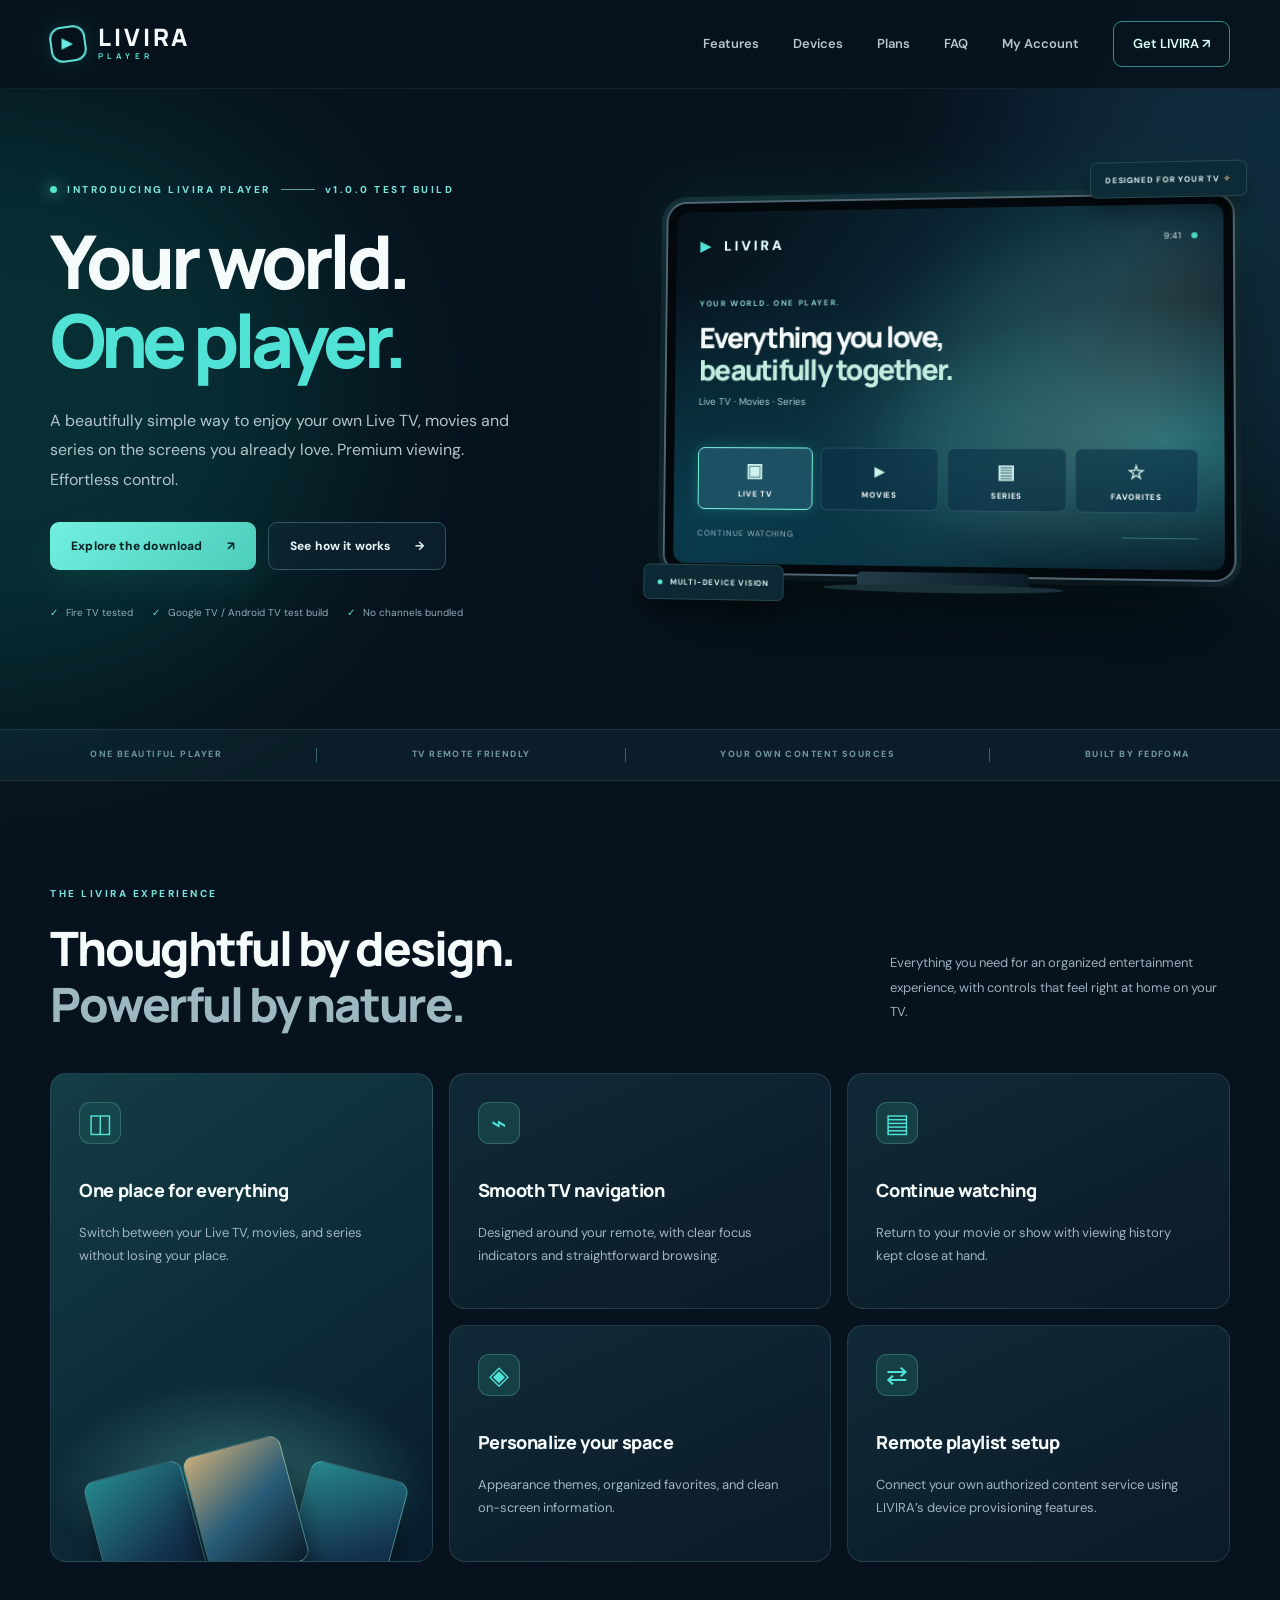
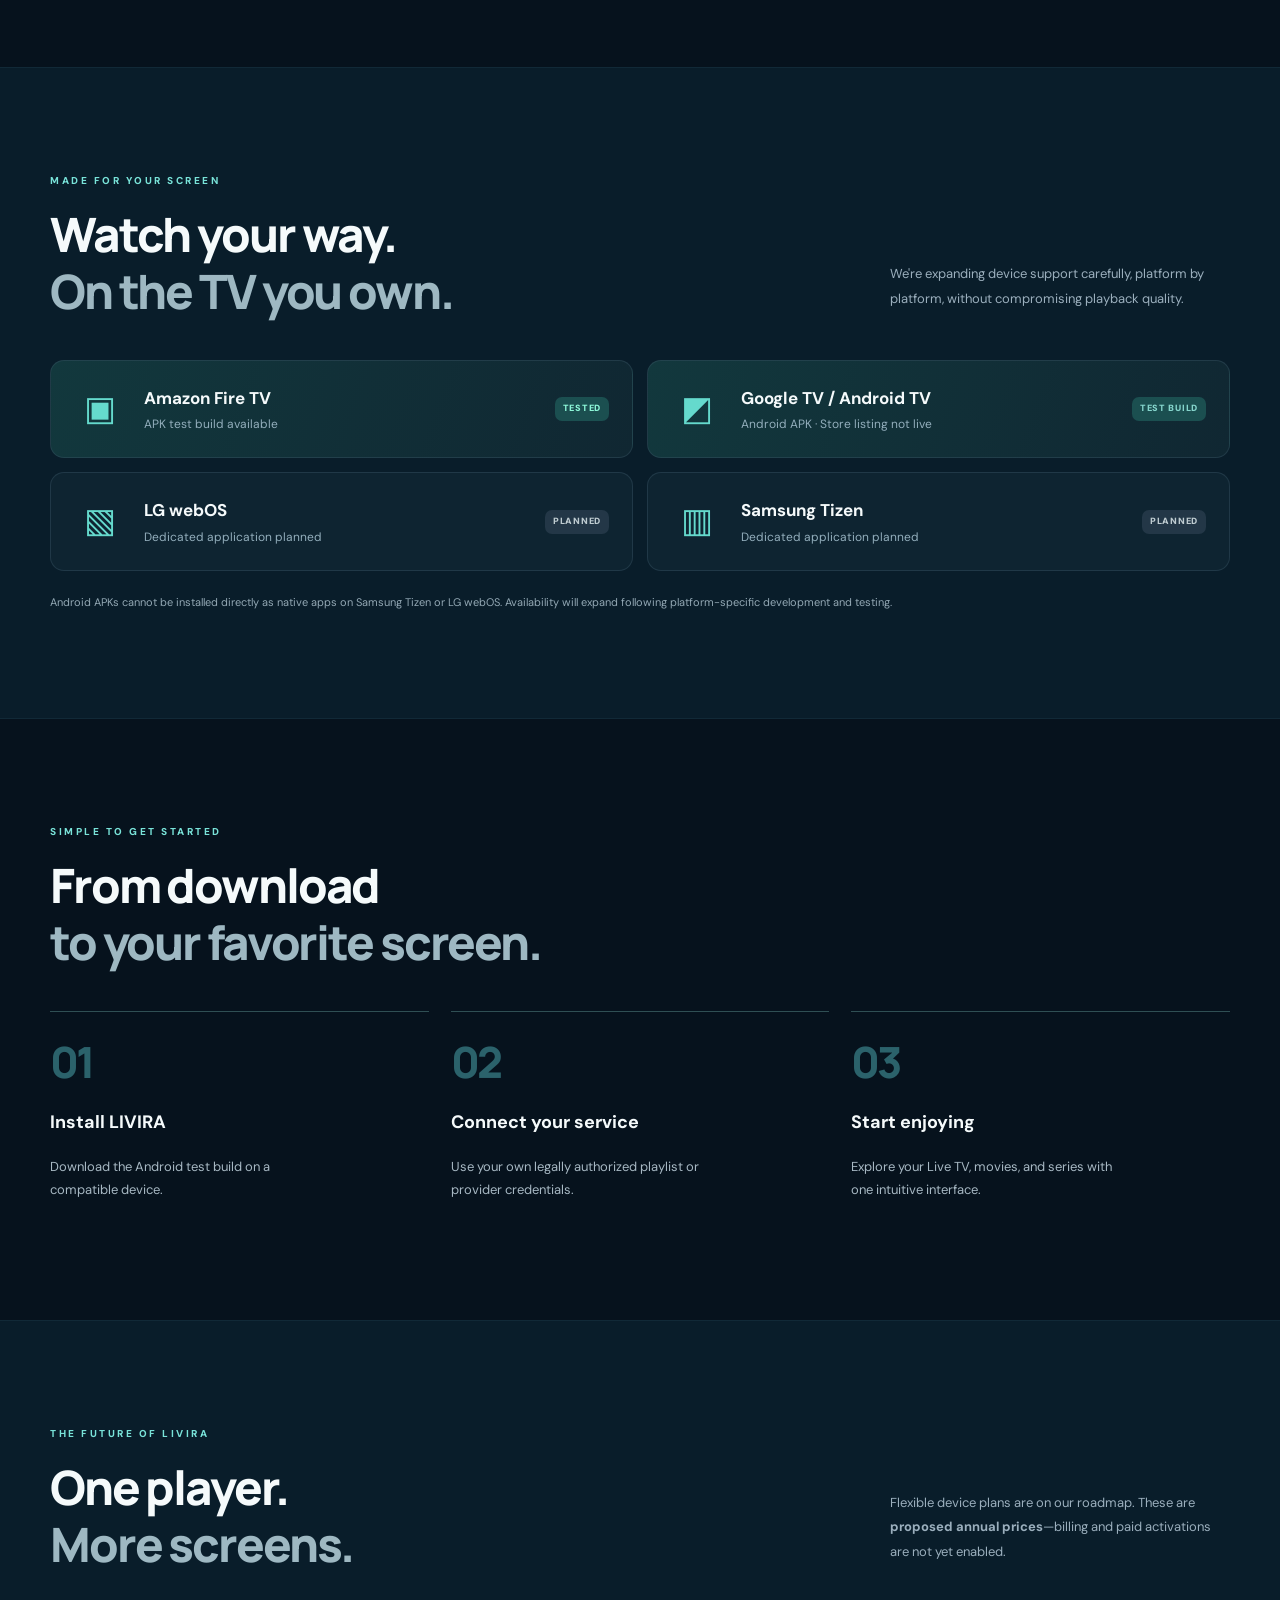
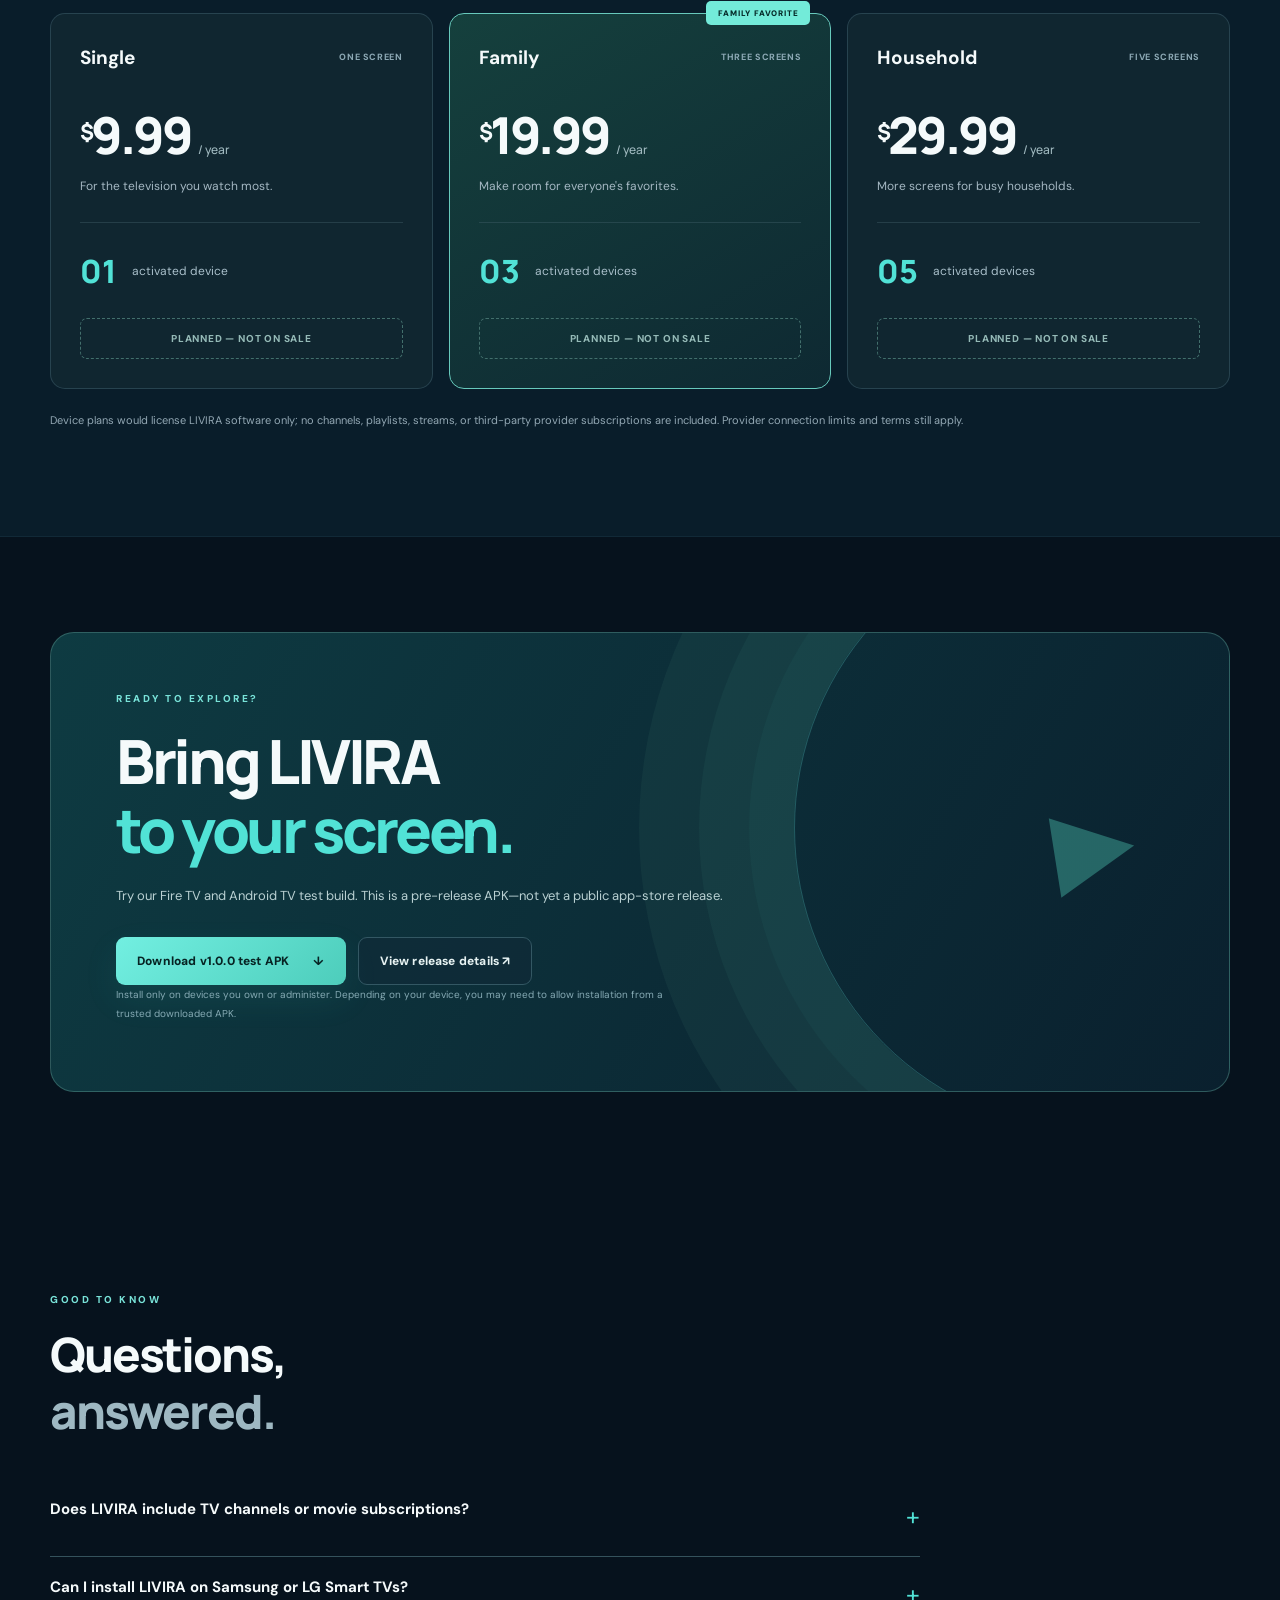
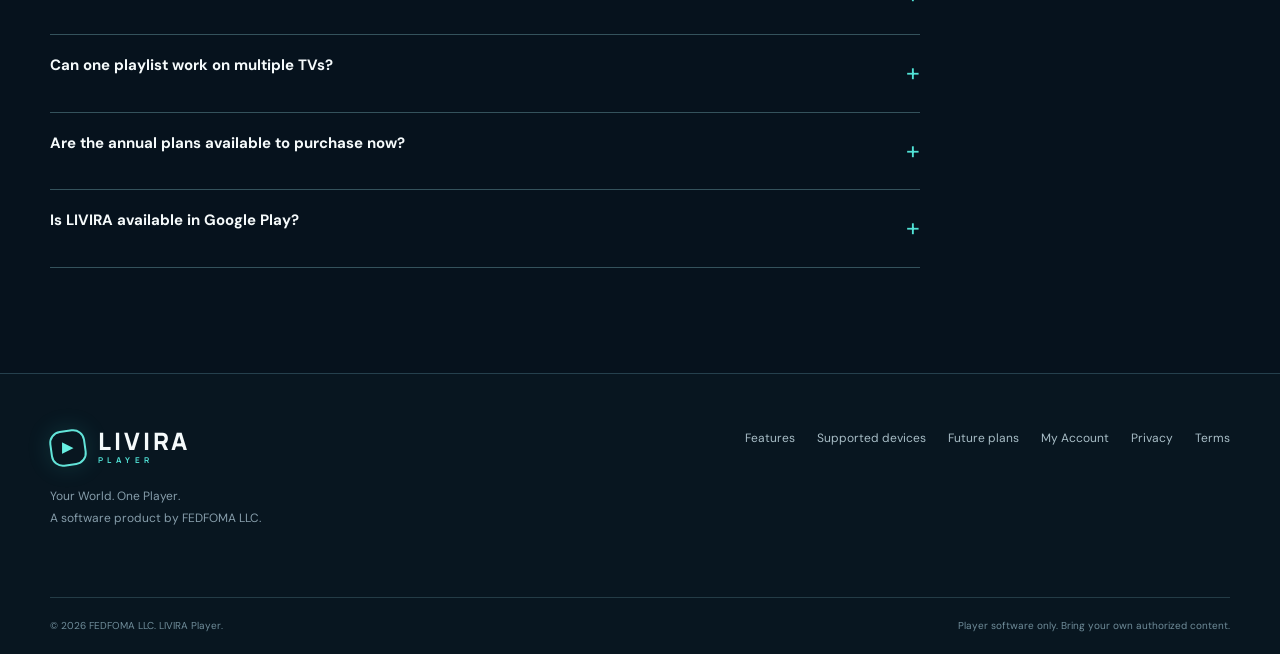
<file: index.html>
<!doctype html>
<html lang="en">
<head>
<meta charset="utf-8"><meta name="viewport" content="width=device-width,initial-scale=1">
<meta name="theme-color" content="#071622"><meta name="description" content="LIVIRA Player brings Live TV, movies, and series together on compatible devices. Bring your own authorized playlists. Free Android TV and Fire TV testing build available.">
<title>LIVIRA Player — Your World. One Player.</title>
<link rel="stylesheet" href="styles.css"><script defer src="app.js"></script>
</head>
<body>
<a class="skip-link" href="#main">Skip to content</a>
<div class="ambient ambient-one"></div><div class="ambient ambient-two"></div>
<header class="site-header"><div class="container nav-wrap">
<a class="brand" href="/" aria-label="LIVIRA Player home"><span class="brand-mark" aria-hidden="true"><span>▶</span></span><span class="brand-type">LIVIRA<span>PLAYER</span></span></a>
<button class="mobile-menu" type="button" aria-label="Toggle menu" aria-expanded="false" aria-controls="primary-nav">☰</button>
<nav class="site-nav" id="primary-nav" aria-label="Main navigation"><a href="#features">Features</a><a href="#devices">Devices</a><a href="#plans">Plans</a><a href="#faq">FAQ</a><a href="/account.html">My Account</a><a class="nav-cta" href="#download">Get LIVIRA <span aria-hidden="true">↗</span></a></nav>
</div></header>
<main id="main">
<section class="hero container" aria-labelledby="hero-heading"><div class="hero-copy">
<div class="eyebrow"><span class="pulse"></span> INTRODUCING LIVIRA PLAYER <span class="mini-line"></span> v1.0.0 TEST BUILD</div>
<h1 id="hero-heading">Your world.<br><em>One player.</em></h1>
<p class="hero-desc">A beautifully simple way to enjoy your own Live TV, movies and series on the screens you already love. Premium viewing. Effortless control.</p>
<div class="hero-actions"><a class="btn btn-primary" href="#download">Explore the download <span aria-hidden="true">↗</span></a><a class="btn btn-outline" href="#how">See how it works <span aria-hidden="true">→</span></a></div>
<div class="hero-facts"><span><span class="tiny-check">✓</span> Fire TV tested</span><span><span class="tiny-check">✓</span> Google TV / Android TV test build</span><span><span class="tiny-check">✓</span> No channels bundled</span></div>
</div>
<div class="hero-visual" aria-label="Illustrative LIVIRA television interface preview"><div class="tv-frame"><div class="tv-screen"><div class="screen-glow"></div><div class="screen-top"><span class="mock-logo"><span class="play-symbol">▶</span> LIVIRA</span><span class="mock-time">9:41 <i></i></span></div>
<div class="screen-title"><span>YOUR WORLD. ONE PLAYER.</span><h2>Everything you love,<br><em>beautifully together.</em></h2><p>Live TV · Movies · Series</p></div>
<div class="screen-cards"><div class="screen-card selected"><span class="screen-icon">▣</span>LIVE TV</div><div class="screen-card"><span class="screen-icon">▸</span>MOVIES</div><div class="screen-card"><span class="screen-icon">▤</span>SERIES</div><div class="screen-card"><span class="screen-icon">☆</span>FAVORITES</div></div><div class="screen-bottom">CONTINUE WATCHING <span>─────────────</span></div></div></div><div class="tv-base"></div><div class="visual-chip chip-top">DESIGNED FOR YOUR TV <span>✧</span></div><div class="visual-chip chip-bottom"><span class="chip-dot"></span> MULTI-DEVICE VISION</div></div>
</section>
<section class="trust-strip"><div class="container strip-inner"><span>ONE BEAUTIFUL PLAYER</span><span class="strip-divider"></span><span>TV REMOTE FRIENDLY</span><span class="strip-divider"></span><span>YOUR OWN CONTENT SOURCES</span><span class="strip-divider"></span><span>BUILT BY FEDFOMA</span></div></section>
<section id="features" class="section container"><div class="section-head"><div><div class="kicker">THE LIVIRA EXPERIENCE</div><h2>Thoughtful by design.<br><span>Powerful by nature.</span></h2></div><p>Everything you need for an organized entertainment experience, with controls that feel right at home on your TV.</p></div>
<div class="features"><article class="feature featured"><div class="feature-icon">◫</div><h3>One place for everything</h3><p>Switch between your Live TV, movies, and series without losing your place.</p><div class="feature-art"><span class="art-gradient"></span><span class="art-window art-a"></span><span class="art-window art-b"></span><span class="art-window art-c"></span></div></article>
<article class="feature"><div class="feature-icon">⌁</div><h3>Smooth TV navigation</h3><p>Designed around your remote, with clear focus indicators and straightforward browsing.</p></article>
<article class="feature"><div class="feature-icon">▤</div><h3>Continue watching</h3><p>Return to your movie or show with viewing history kept close at hand.</p></article>
<article class="feature"><div class="feature-icon">◈</div><h3>Personalize your space</h3><p>Appearance themes, organized favorites, and clean on-screen information.</p></article>
<article class="feature"><div class="feature-icon">⇄</div><h3>Remote playlist setup</h3><p>Connect your own authorized content service using LIVIRA’s device provisioning features.</p></article></div></section>
<section id="devices" class="section devices-section"><div class="container"><div class="section-head"><div><div class="kicker">MADE FOR YOUR SCREEN</div><h2>Watch your way.<br><span>On the TV you own.</span></h2></div><p>We're expanding device support carefully, platform by platform, without compromising playback quality.</p></div><div class="device-grid"><article class="device-card supported"><div class="device-icon">▣</div><div><h3>Amazon Fire TV</h3><p>APK test build available</p></div><span class="device-state ready">TESTED</span></article><article class="device-card supported"><div class="device-icon">◩</div><div><h3>Google TV / Android TV</h3><p>Android APK · Store listing not live</p></div><span class="device-state">TEST BUILD</span></article><article class="device-card"><div class="device-icon">▧</div><div><h3>LG webOS</h3><p>Dedicated application planned</p></div><span class="device-state future">PLANNED</span></article><article class="device-card"><div class="device-icon">▥</div><div><h3>Samsung Tizen</h3><p>Dedicated application planned</p></div><span class="device-state future">PLANNED</span></article></div><p class="device-note">Android APKs cannot be installed directly as native apps on Samsung Tizen or LG webOS. Availability will expand following platform-specific development and testing.</p></div></section>
<section id="how" class="section container"><div class="section-head"><div><div class="kicker">SIMPLE TO GET STARTED</div><h2>From download<br><span>to your favorite screen.</span></h2></div></div><div class="steps"><div class="step"><div class="step-num">01</div><h3>Install LIVIRA</h3><p>Download the Android test build on a compatible device.</p></div><div class="step"><div class="step-num">02</div><h3>Connect your service</h3><p>Use your own legally authorized playlist or provider credentials.</p></div><div class="step"><div class="step-num">03</div><h3>Start enjoying</h3><p>Explore your Live TV, movies, and series with one intuitive interface.</p></div></div></section>
<section id="plans" class="section pricing-section"><div class="container"><div class="section-head"><div><div class="kicker">THE FUTURE OF LIVIRA</div><h2>One player.<br><span>More screens.</span></h2></div><p>Flexible device plans are on our roadmap. These are <strong>proposed annual prices</strong>—billing and paid activations are not yet enabled.</p></div><div class="pricing-grid"><article class="price-card"><div class="price-top"><h3>Single</h3><span>ONE SCREEN</span></div><div class="price"><sup>$</sup>9.99 <small>/ year</small></div><p>For the television you watch most.</p><div class="price-line"></div><div class="devices-count"><strong>01</strong><span>activated device</span></div><div class="coming">PLANNED — NOT ON SALE</div></article><article class="price-card featured-price"><div class="popular">FAMILY FAVORITE</div><div class="price-top"><h3>Family</h3><span>THREE SCREENS</span></div><div class="price"><sup>$</sup>19.99 <small>/ year</small></div><p>Make room for everyone's favorites.</p><div class="price-line"></div><div class="devices-count"><strong>03</strong><span>activated devices</span></div><div class="coming">PLANNED — NOT ON SALE</div></article><article class="price-card"><div class="price-top"><h3>Household</h3><span>FIVE SCREENS</span></div><div class="price"><sup>$</sup>29.99 <small>/ year</small></div><p>More screens for busy households.</p><div class="price-line"></div><div class="devices-count"><strong>05</strong><span>activated devices</span></div><div class="coming">PLANNED — NOT ON SALE</div></article></div><p class="price-disclaimer">Device plans would license LIVIRA software only; no channels, playlists, streams, or third-party provider subscriptions are included. Provider connection limits and terms still apply.</p></div></section>
<section id="download" class="section download-section"><div class="container download-box"><div class="download-glow"></div><div class="download-content"><div class="kicker">READY TO EXPLORE?</div><h2>Bring LIVIRA<br><em>to your screen.</em></h2><p>Try our Fire TV and Android TV test build. This is a pre-release APK—not yet a public app-store release.</p><div class="download-actions"><a class="btn btn-primary" href="https://github.com/stello602/livira-player-download/releases/download/v1.0.0/app-release.apk" rel="noopener noreferrer">Download v1.0.0 test APK <span aria-hidden="true">↓</span></a><a class="btn btn-outline" href="https://github.com/stello602/livira-player-download/releases/tag/v1.0.0" target="_blank" rel="noopener noreferrer">View release details ↗</a></div><p class="download-note">Install only on devices you own or administer. Depending on your device, you may need to allow installation from a trusted downloaded APK.</p></div><div class="download-decoration"><span>▶</span></div></div></section>
<section id="faq" class="section container faq-section"><div class="section-head"><div><div class="kicker">GOOD TO KNOW</div><h2>Questions,<br><span>answered.</span></h2></div></div><div class="faq-list"><details><summary>Does LIVIRA include TV channels or movie subscriptions?</summary><p>No. LIVIRA is player software. You supply playlists or credentials from services you are authorized to use. LIVIRA does not sell or provide television channels, movies, or media subscriptions.</p></details><details><summary>Can I install LIVIRA on Samsung or LG Smart TVs?</summary><p>Not with the Android APK. Native Samsung Tizen and LG webOS versions are planned but are not yet available.</p></details><details><summary>Can one playlist work on multiple TVs?</summary><p>LIVIRA's future software licensing may support multiple devices, but the content provider sets its own streaming connection rules. You should follow your provider's terms.</p></details><details><summary>Are the annual plans available to purchase now?</summary><p>Not yet. The displayed prices are proposals for future software activation plans. Customer account registration is in early-access testing. Paid checkout and device activation are still being developed.</p></details><details><summary>Is LIVIRA available in Google Play?</summary><p>Not yet. The Android test APK is available through the official LIVIRA GitHub release. Google TV / Android TV store distribution is planned.</p></details></div></section>
</main>
<footer class="footer"><div class="container footer-inner"><div><a class="brand" href="/"><span class="brand-mark" aria-hidden="true"><span>▶</span></span><span class="brand-type">LIVIRA<span>PLAYER</span></span></a><p>Your World. One Player.<br>A software product by FEDFOMA LLC.</p></div><div class="footer-links"><a href="#features">Features</a><a href="#devices">Supported devices</a><a href="#plans">Future plans</a><a href="/account.html">My Account</a><a href="privacy.html">Privacy</a><a href="terms.html">Terms</a></div></div><div class="container bottomline"><span>© <span id="year">2026</span> FEDFOMA LLC. LIVIRA Player.</span><span>Player software only. Bring your own authorized content.</span></div></footer>
</body></html>
</file>
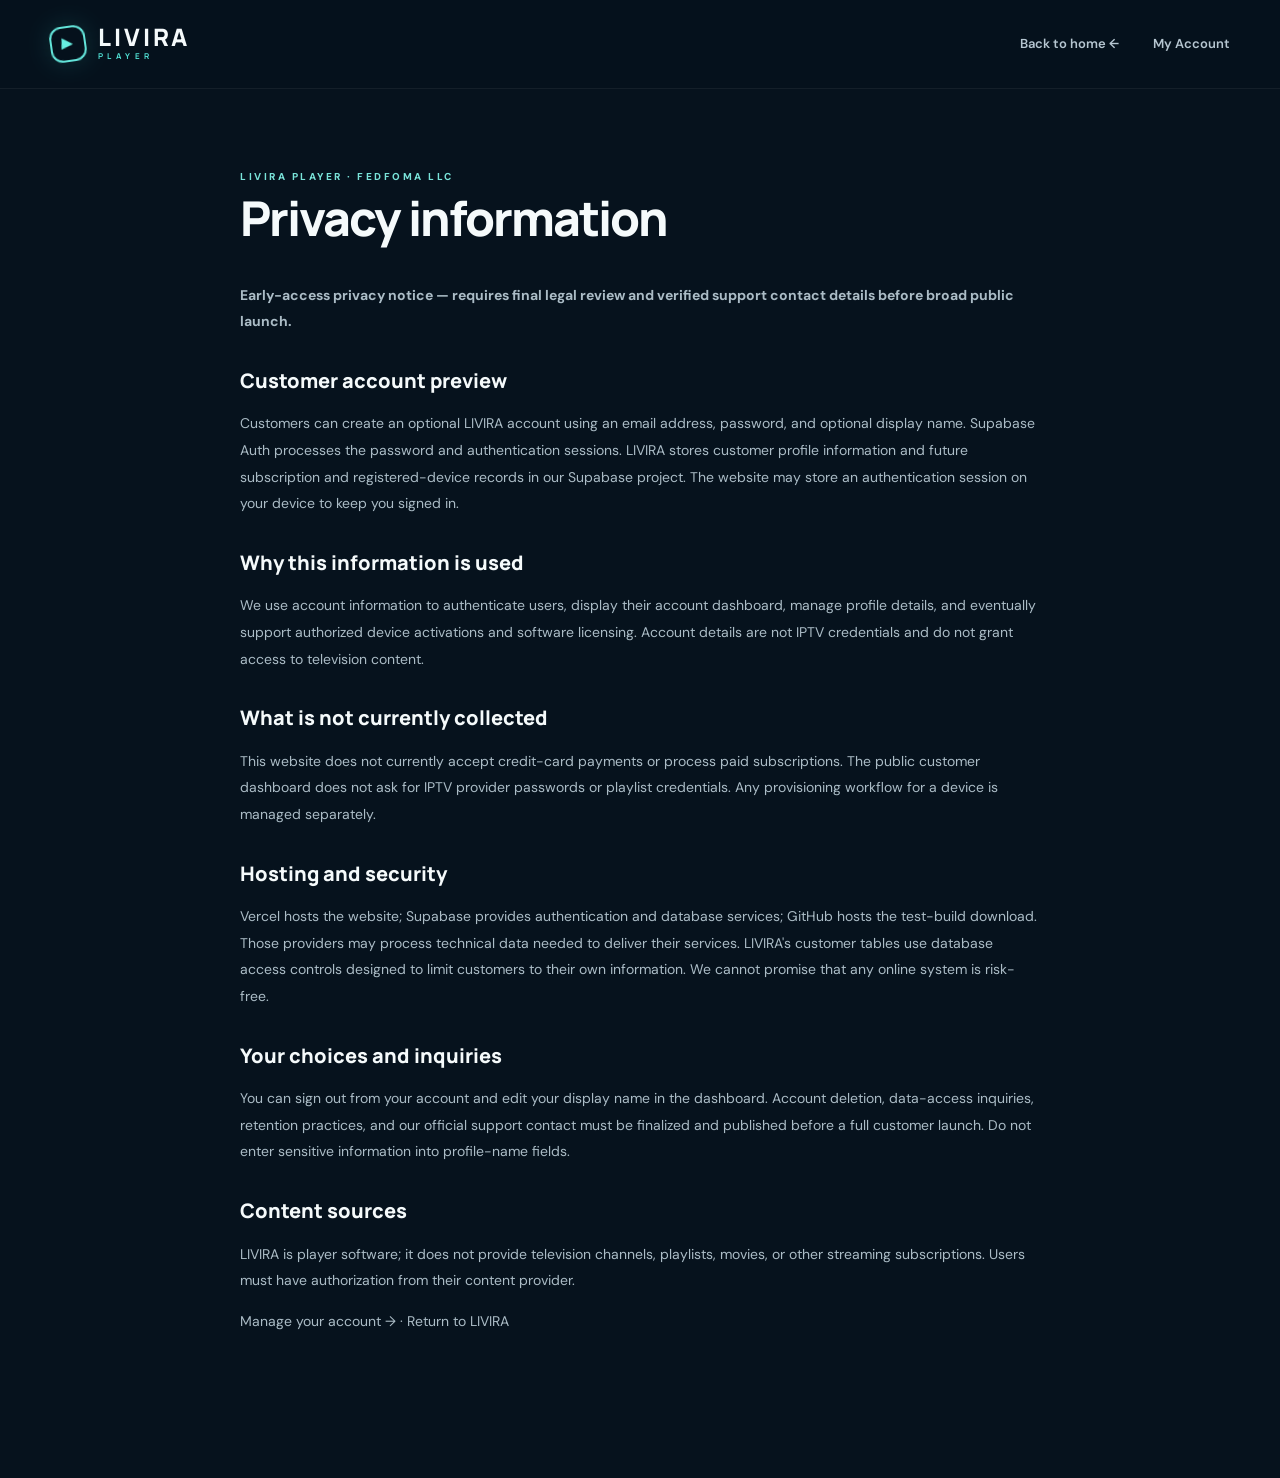
<file: privacy.html>
<!doctype html><html lang="en"><head><meta charset="utf-8"><meta name="viewport" content="width=device-width,initial-scale=1"><meta name="theme-color" content="#071622"><title>Privacy — LIVIRA Player</title><link rel="stylesheet" href="styles.css"></head><body>
<header class="site-header"><div class="container nav-wrap"><a class="brand" href="/"><span class="brand-mark"><span>▶</span></span><span class="brand-type">LIVIRA<span>PLAYER</span></span></a><nav class="site-nav" style="display:flex"><a href="/">Back to home ←</a><a href="/account.html">My Account</a></nav></div></header>
<main class="legal-page container"><div class="kicker">LIVIRA PLAYER · FEDFOMA LLC</div><h1>Privacy information</h1><p><strong>Early-access privacy notice — requires final legal review and verified support contact details before broad public launch.</strong></p>
<h2>Customer account preview</h2><p>Customers can create an optional LIVIRA account using an email address, password, and optional display name. Supabase Auth processes the password and authentication sessions. LIVIRA stores customer profile information and future subscription and registered-device records in our Supabase project. The website may store an authentication session on your device to keep you signed in.</p>
<h2>Why this information is used</h2><p>We use account information to authenticate users, display their account dashboard, manage profile details, and eventually support authorized device activations and software licensing. Account details are not IPTV credentials and do not grant access to television content.</p>
<h2>What is not currently collected</h2><p>This website does not currently accept credit-card payments or process paid subscriptions. The public customer dashboard does not ask for IPTV provider passwords or playlist credentials. Any provisioning workflow for a device is managed separately.</p>
<h2>Hosting and security</h2><p>Vercel hosts the website; Supabase provides authentication and database services; GitHub hosts the test-build download. Those providers may process technical data needed to deliver their services. LIVIRA's customer tables use database access controls designed to limit customers to their own information. We cannot promise that any online system is risk-free.</p>
<h2>Your choices and inquiries</h2><p>You can sign out from your account and edit your display name in the dashboard. Account deletion, data-access inquiries, retention practices, and our official support contact must be finalized and published before a full customer launch. Do not enter sensitive information into profile-name fields.</p>
<h2>Content sources</h2><p>LIVIRA is player software; it does not provide television channels, playlists, movies, or other streaming subscriptions. Users must have authorization from their content provider.</p>
<p><a href="/account.html">Manage your account →</a> · <a href="/">Return to LIVIRA</a></p></main></body></html>
</file>
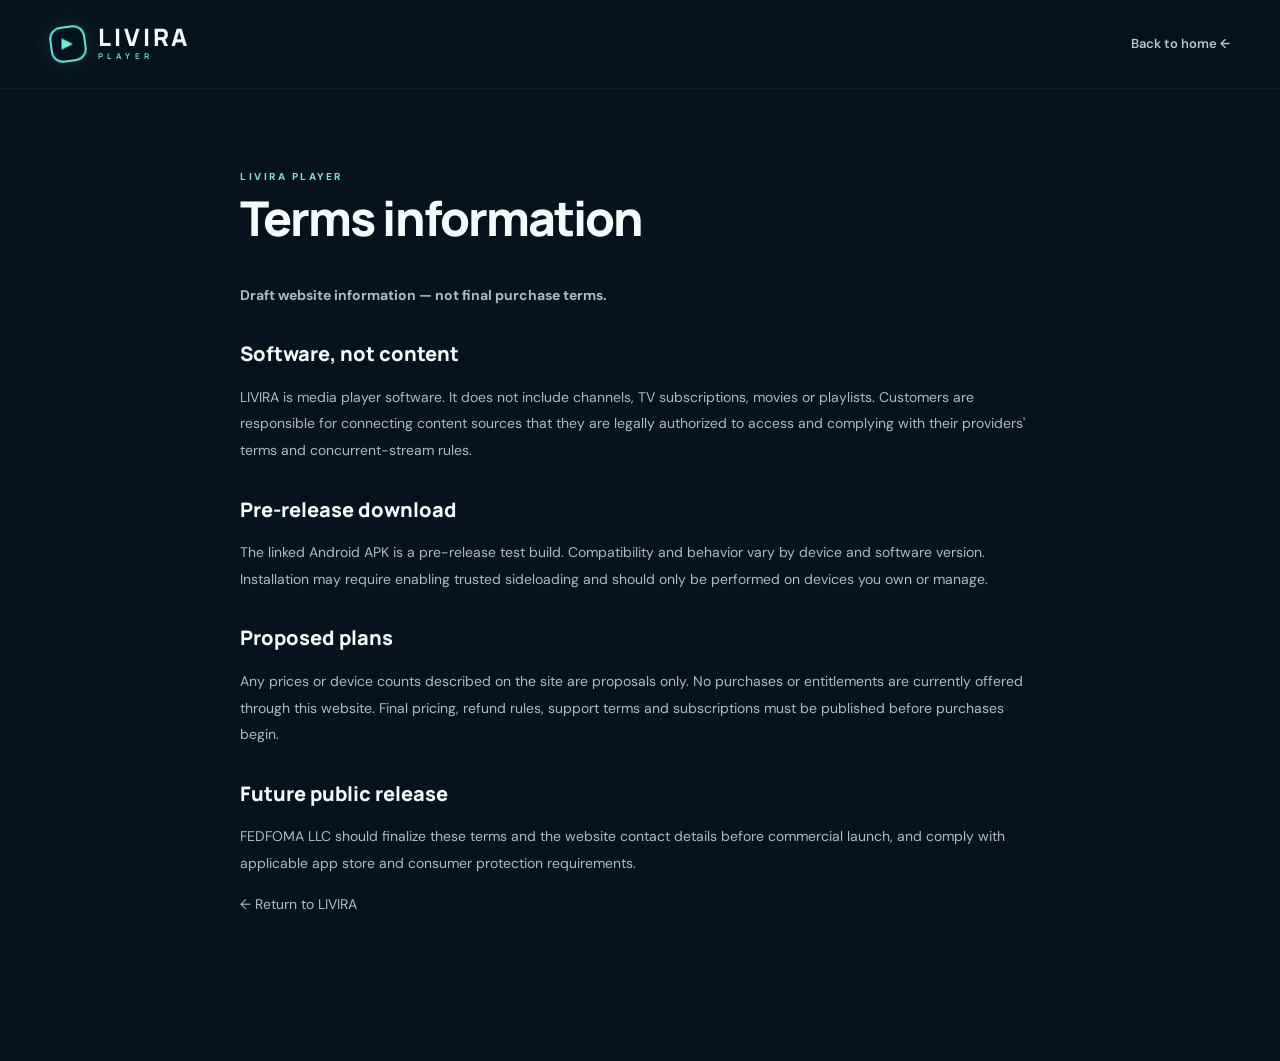
<file: terms.html>
<!doctype html><html lang="en"><head><meta charset="utf-8"><meta name="viewport" content="width=device-width,initial-scale=1"><meta name="theme-color" content="#071622"><title>Terms — LIVIRA Player</title><link rel="stylesheet" href="styles.css"></head><body><header class="site-header"><div class="container nav-wrap"><a class="brand" href="/"><span class="brand-mark"><span>▶</span></span><span class="brand-type">LIVIRA<span>PLAYER</span></span></a><nav class="site-nav" style="display:flex"><a href="/">Back to home ←</a></nav></div></header><main class="legal-page container"><div class="kicker">LIVIRA PLAYER</div><h1>Terms information</h1><p><strong>Draft website information — not final purchase terms.</strong></p><h2>Software, not content</h2><p>LIVIRA is media player software. It does not include channels, TV subscriptions, movies or playlists. Customers are responsible for connecting content sources that they are legally authorized to access and complying with their providers' terms and concurrent-stream rules.</p><h2>Pre-release download</h2><p>The linked Android APK is a pre-release test build. Compatibility and behavior vary by device and software version. Installation may require enabling trusted sideloading and should only be performed on devices you own or manage.</p><h2>Proposed plans</h2><p>Any prices or device counts described on the site are proposals only. No purchases or entitlements are currently offered through this website. Final pricing, refund rules, support terms and subscriptions must be published before purchases begin.</p><h2>Future public release</h2><p>FEDFOMA LLC should finalize these terms and the website contact details before commercial launch, and comply with applicable app store and consumer protection requirements.</p><p><a href="/">← Return to LIVIRA</a></p></main></body></html>
</file>
<file: styles.css>
@import url('https://fonts.googleapis.com/css2?family=DM+Sans:wght@400;500;600;700;800&family=Manrope:wght@400;500;600;700;800&display=swap');
:root{--ink:#07121c;--deep:#081925;--panel:#101f2c;--line:rgba(170,214,218,.14);--white:#f5fafb;--muted:#a0b2c1;--teal:#51e2d6;--gold:#ddb982;--container:1180px}*{box-sizing:border-box}html{scroll-behavior:smooth}body{margin:0;background:#06121d;color:var(--white);font-family:'DM Sans',Arial,sans-serif;line-height:1.55;overflow-x:hidden}a{color:inherit;text-decoration:none}button{font:inherit}h1,h2,h3,p{margin-top:0}button,a,summary{outline-offset:4px}a:focus-visible,button:focus-visible,summary:focus-visible{outline:2px solid var(--teal)}.container{width:min(var(--container),calc(100% - 64px));margin:auto}.skip-link{position:absolute;top:-80px;z-index:100;background:white;color:black;padding:12px}.skip-link:focus{top:0}.ambient{pointer-events:none;position:absolute;border-radius:50%;filter:blur(90px);opacity:.35}.ambient-one{width:720px;height:600px;left:-380px;top:100px;background:#0a645e}.ambient-two{width:650px;height:650px;right:-380px;top:-130px;background:#225b7b}.site-header{position:relative;z-index:10;border-bottom:1px solid rgba(255,255,255,.06);background:rgba(6,18,29,.86);backdrop-filter:blur(20px)}.nav-wrap{height:88px;display:flex;align-items:center;justify-content:space-between}.brand{display:flex;align-items:center;gap:12px}.brand-mark{width:36px;height:36px;border:2px solid #62e4d9;border-radius:12px;display:grid;place-items:center;transform:rotate(-8deg);box-shadow:0 0 25px #3dddd525}.brand-mark span{font-size:15px;color:#67efe2;transform:rotate(8deg)}.brand-type{font:800 24px/1 'Manrope',sans-serif;letter-spacing:.12em}.brand-type>span{display:block;font:700 8px/1.7 'Manrope',sans-serif;color:var(--teal);letter-spacing:.55em}.site-nav{display:flex;align-items:center;gap:34px;font-size:13px;font-weight:600;color:#b6c6d1}.site-nav>a:not(.nav-cta):hover{color:var(--teal)}.nav-cta{padding:12px 19px;border:1px solid #398a8a;border-radius:9px;color:#dcfffa}.nav-cta:hover{background:#12443f}.mobile-menu{display:none;background:none;color:white;border:0;font-size:28px}.hero{min-height:640px;position:relative;display:grid;grid-template-columns:1fr 1.05fr;align-items:center;gap:60px;padding-top:75px;padding-bottom:90px}.eyebrow,.kicker{font-size:10px;letter-spacing:.25em;color:#79e3d9;font-weight:800;display:flex;align-items:center;gap:10px}.pulse{height:7px;width:7px;border-radius:50%;background:#52e6ca;box-shadow:0 0 15px #53ffe9}.mini-line{height:1px;flex:1;max-width:34px;background:#5e9e9c}.hero h1{font:800 clamp(54px,5.8vw,86px)/1.07 'Manrope',sans-serif;letter-spacing:-.065em;margin:23px 0 26px}.hero h1 em,.download-box h2 em{font-style:normal;color:var(--teal)}.hero-desc{max-width:480px;font-size:16px;color:#b4c3ce;line-height:1.85}.hero-actions,.download-actions{display:flex;align-items:center;gap:12px;flex-wrap:wrap;margin-top:28px}.btn{display:inline-flex;align-items:center;justify-content:center;gap:24px;min-height:48px;border-radius:9px;padding:13px 21px;font-weight:800;font-size:12px;letter-spacing:.015em;transition:transform .2s,background .2s}.btn:hover{transform:translateY(-2px)}.btn-primary{background:linear-gradient(135deg,#72efe1,#4dcdbb);color:#072323;box-shadow:0 14px 35px #34cfbb19}.btn-outline{border:1px solid #335763;background:#10283888;color:#e6f2f2}.hero-facts{display:flex;flex-wrap:wrap;gap:12px 19px;color:#94adbb;font-size:10px;margin-top:35px}.tiny-check{color:#61e5d4;margin-right:5px}.hero-visual{position:relative;padding:20px 0 40px;transform:perspective(1200px) rotateY(-6deg) rotateX(2deg)}.tv-frame{border-radius:21px;background:#02080c;padding:9px;border:2px solid #506674;box-shadow:0 35px 85px #000b,0 0 72px #208b8740,0 0 0 5px #162f3a}.tv-screen{min-height:342px;overflow:hidden;position:relative;border-radius:12px;padding:25px;background:radial-gradient(ellipse at 90% 65%,#256e78 0,transparent 42%),radial-gradient(ellipse at 5% 90%,#0a3c4d 0,transparent 55%),linear-gradient(125deg,#061019,#0c3040 62%,#071822);display:flex;flex-direction:column;justify-content:space-between}.screen-glow{position:absolute;right:-50px;top:40px;height:250px;width:440px;border-radius:70%;background:linear-gradient(140deg,transparent 5%,#489e9940,#e2b78520 66%,transparent);filter:blur(35px);transform:rotate(-25deg)}.screen-top,.screen-title,.screen-cards,.screen-bottom{position:relative;z-index:1}.screen-top{display:flex;justify-content:space-between}.mock-logo{color:#e6ffff;font-size:14px;font-weight:900;letter-spacing:.21em}.play-symbol{color:var(--teal);margin-right:5px}.mock-time{font-size:9px;color:#d4e4e4}.mock-time i{width:6px;height:6px;background:#49dbc5;border-radius:50%;display:inline-block;margin-left:8px}.screen-title{margin-top:33px}.screen-title>span{color:#88ccc7;letter-spacing:.2em;font-size:8px;font-weight:800}.screen-title h2{margin:9px 0 8px;font:800 29px/1.13 'Manrope',sans-serif;letter-spacing:-.06em}.screen-title h2 em{font-style:normal;color:#c1eddf}.screen-title p{font-size:10px;color:#acccd0}.screen-cards{display:grid;grid-template-columns:repeat(4,1fr);gap:8px;margin-top:28px}.screen-card{min-height:63px;border-radius:7px;border:1px solid #5792a44d;background:#0b3145a0;display:flex;flex-direction:column;justify-content:center;align-items:center;gap:3px;font-size:8px;font-weight:800;letter-spacing:.09em}.screen-icon{font-size:19px;color:#cef2ed}.screen-card.selected{border:1.5px solid #7df3de;box-shadow:0 0 14px #35dfc73d;background:#1c5163}.screen-bottom{font-size:8px;letter-spacing:.12em;color:#9bb6c1;margin-top:18px;display:flex;justify-content:space-between}.screen-bottom span{letter-spacing:0;color:#4d9b95}.tv-base{width:30%;height:16px;border-radius:5px 5px 0 0;background:linear-gradient(120deg,#253d49,#0a1b27);margin:-5px auto 0;position:relative}.tv-base:after{content:"";position:absolute;width:140%;height:8px;left:-20%;bottom:-4px;border-radius:50%;background:#1b313a}.visual-chip{position:absolute;border:1px solid #4b797966;background:#0d2a36e8;backdrop-filter:blur(9px);border-radius:7px;color:#d5ece8;font-size:8px;font-weight:800;letter-spacing:.1em;padding:11px 14px;box-shadow:0 12px 25px #0006}.chip-top{right:-12px;top:-12px}.chip-top span{color:var(--gold)}.chip-bottom{left:-20px;bottom:25px}.chip-dot{display:inline-block;width:5px;height:5px;background:#5aecd9;border-radius:50%;margin-right:5px}.trust-strip{border-block:1px solid rgba(255,255,255,.09);background:#0d202bcc}.strip-inner{padding-block:18px;display:flex;align-items:center;justify-content:space-around;gap:14px;font-size:9px;font-weight:800;letter-spacing:.16em;color:#7197a4}.strip-divider{height:14px;width:1px;background:#3a6475}.section{padding-block:105px;position:relative}.section-head{display:flex;align-items:end;justify-content:space-between;gap:45px;margin-bottom:40px}.section-head h2{font:800 clamp(34px,3.7vw,53px)/1.2 'Manrope',sans-serif;letter-spacing:-.045em;margin:18px 0 0}.section-head h2 span{color:#9eb8c2}.section-head>p{max-width:340px;font-size:13px;line-height:1.9;color:#9bafbd;margin-bottom:8px}.features{display:grid;grid-template-columns:repeat(3,1fr);gap:16px}.feature{background:linear-gradient(155deg,#102936,#0b1b27);border:1px solid var(--line);border-radius:16px;padding:28px;min-height:224px;overflow:hidden}.feature.featured{grid-row:span 2;position:relative;min-height:466px;background:linear-gradient(145deg,#143d45,#081c2d)}.feature-icon{height:42px;width:42px;display:grid;place-items:center;border:1px solid #55968b70;background:#194f50a0;border-radius:11px;color:var(--teal);font-size:26px;margin-bottom:35px}.feature h3{font:800 18px/1.3 'Manrope',sans-serif;letter-spacing:-.02em}.feature p{color:#a1b5c0;font-size:13px;max-width:310px;line-height:1.8}.feature-art{position:absolute;bottom:-38px;left:0;right:0;height:220px}.art-gradient{position:absolute;inset:0;background:radial-gradient(ellipse at center,#62cdc165,transparent 70%)}.art-window{position:absolute;border-radius:12px;width:100px;height:130px;background:linear-gradient(150deg,#26878c,#14324e 65%,#091c2c);box-shadow:0 30px 25px #0008;border:1px solid #7ccec260;transform:rotate(-15deg);bottom:0}.art-a{left:12%}.art-b{left:38%;bottom:25px;background:linear-gradient(150deg,#c8ac79,#275c78 50%,#0b1c2a);z-index:2}.art-c{left:64%;transform:rotate(15deg)}.devices-section,.pricing-section{background:#091d2a;border-block:1px solid #23435355}.device-grid{display:grid;grid-template-columns:repeat(2,1fr);gap:14px}.device-card{display:flex;align-items:center;gap:18px;padding:22px 23px;border:1px solid #38526270;border-radius:14px;background:#0e2431}.device-card.supported{background:linear-gradient(110deg,#12383d,#102732)}.device-icon{font-size:34px;color:#65dacd;width:52px;text-align:center}.device-card h3{font-size:17px;margin:0 0 4px}.device-card p{font-size:12px;color:#93aebc;margin:0}.device-state{margin-left:auto;white-space:nowrap;color:#85d5cc;font-size:9px;font-weight:900;letter-spacing:.08em;padding:5px 8px;border-radius:7px;background:#1b4f50}.device-state.ready{color:#8cf6d7}.device-state.future{color:#becbd0;background:#233747}.device-note,.price-disclaimer{font-size:11px;color:#93a8b4;margin:22px 0 0;line-height:1.8}.steps{display:grid;grid-template-columns:repeat(3,1fr);gap:22px}.step{border-top:1px solid #4b77799a;padding-top:20px}.step-num{font:800 43px 'Manrope',sans-serif;color:#2b626b;letter-spacing:-.07em;margin-bottom:18px}.step h3{font-size:18px}.step p{font-size:13px;color:#a7b8c3;max-width:270px;line-height:1.8}.pricing-grid{display:grid;grid-template-columns:repeat(3,1fr);gap:16px}.price-card{border:1px solid #42637379;background:#102630;border-radius:15px;padding:29px;position:relative}.featured-price{background:linear-gradient(150deg,#15403d,#0e2932);border:1px solid #67c9bc}.popular{position:absolute;top:-13px;right:20px;background:#73ebd9;color:#062b29;font-size:8px;padding:6px 12px;border-radius:5px;font-weight:900;letter-spacing:.1em}.price-top{display:flex;justify-content:space-between;align-items:center}.price-top h3{font-size:19px;margin:0}.price-top>span{font-size:9px;color:#8ca8b4;letter-spacing:.07em;font-weight:800}.price{font:800 clamp(36px,4vw,51px) 'Manrope',sans-serif;letter-spacing:-.06em;margin:28px 0 8px}.price sup{font-size:22px;vertical-align:14px}.price small{font-size:12px;letter-spacing:0;color:#a1bac0;font-weight:500}.price-card>p{font-size:12px;color:#a4b7c2}.price-line{height:1px;background:#45626e65;margin-block:26px}.devices-count{display:flex;align-items:center;gap:15px}.devices-count strong{font:800 32px 'Manrope',sans-serif;color:var(--teal)}.devices-count span{font-size:12px;color:#a9bfca}.coming{font-size:10px;letter-spacing:.08em;color:#95bab7;margin-top:25px;font-weight:800;padding:12px;border:1px dashed #426f6c;text-align:center;border-radius:7px}.download-section{padding-top:95px;padding-bottom:95px}.download-box{position:relative;background:linear-gradient(120deg,#0e3b42,#0a202e);border:1px solid #477d7a99;border-radius:24px;overflow:hidden;min-height:375px;display:flex;align-items:center;padding:58px 65px}.download-glow{position:absolute;width:610px;height:610px;border:1px solid #6aede63f;border-radius:50%;right:-175px;top:-110px;box-shadow:0 0 0 45px #50d6c509,0 0 0 95px #64cab50d,0 0 0 155px #9ae6c40c}.download-content{position:relative;z-index:2;max-width:610px}.download-box h2{font:800 clamp(36px,5vw,61px)/1.13 'Manrope',sans-serif;letter-spacing:-.055em;margin:20px 0}.download-box p{font-size:13px;color:#b9d0d2;line-height:1.9}.download-note{max-width:550px;font-size:10px!important;color:#86aab4!important}.download-decoration{position:absolute;right:95px;top:130px;font-size:105px;color:#5eedd154;transform:rotate(-9deg)}.faq-list{max-width:870px}.faq-list details{border-bottom:1px solid #34525c;padding:19px 0}.faq-list summary{cursor:pointer;font-weight:700;list-style:none;display:flex;justify-content:space-between;font-size:15px}.faq-list summary::-webkit-details-marker{display:none}.faq-list summary:after{content:'+';font-size:25px;font-weight:400;color:var(--teal)}.faq-list details[open] summary:after{content:'−'}.faq-list p{font-size:13px;color:#a9bdc5;max-width:740px;line-height:1.9;margin:12px 0 8px}.footer{background:#081620;border-top:1px solid #25404d}.footer-inner{display:flex;justify-content:space-between;padding-block:55px;gap:40px}.footer p{font-size:12px;color:#869daa;line-height:1.9;margin-top:18px}.footer-links{display:flex;gap:22px;flex-wrap:wrap;align-items:start;font-size:12px;color:#a8bdc6}.footer-links a:hover{color:var(--teal)}.bottomline{display:flex;justify-content:space-between;border-top:1px solid #243c46;padding-block:20px;font-size:10px;color:#708d9a;gap:20px}.legal-page{max-width:800px;padding-top:80px;padding-bottom:130px}.legal-page h1{font:800 48px 'Manrope',sans-serif;letter-spacing:-.04em}.legal-page h2{font:800 20px 'Manrope',sans-serif;margin-top:32px}.legal-page p,.legal-page li{color:#abbcc6;font-size:14px;line-height:1.9}
@media(max-width:1050px){.hero{gap:30px}.tv-screen{min-height:315px}.screen-title h2{font-size:24px}.hero h1{font-size:62px}.visual-chip{display:none}}@media(max-width:800px){.container{width:min(100% - 36px,600px)}.nav-wrap{height:70px}.mobile-menu{display:block}.site-nav{display:none;position:absolute;top:70px;left:0;right:0;background:#081b28;border-bottom:1px solid #23434b;padding:18px;flex-direction:column;align-items:stretch;gap:14px}.site-nav.open{display:flex}.hero{display:flex;flex-direction:column;align-items:stretch;padding:65px 0 80px;gap:20px;min-height:0}.hero h1{font-size:clamp(50px,10vw,70px)}.hero-visual{transform:none;width:min(100%,520px);align-self:center;padding-top:42px}.section{padding-block:70px}.section-head{display:block}.section-head>p{max-width:530px;margin-top:24px}.features{grid-template-columns:1fr 1fr}.feature.featured{grid-row:span 2}.device-grid{grid-template-columns:1fr}.pricing-grid{gap:12px}.price-card{padding:20px}.price-top{display:block}.price-top>span{display:block;margin-top:8px}.price{font-size:36px}.download-box{padding:45px 34px}.download-decoration{right:35px;opacity:.3}.strip-inner{font-size:8px;flex-wrap:wrap}.strip-divider{display:none}}@media(max-width:580px){.hero h1{font-size:54px}.hero-desc{font-size:14px}.tv-screen{min-height:270px;padding:16px}.screen-title{margin-top:20px}.screen-title h2{font-size:21px}.screen-cards{gap:5px;margin-top:18px}.screen-card{min-height:49px;font-size:6px}.screen-icon{font-size:15px}.screen-bottom{margin-top:12px}.features,.steps,.pricing-grid{grid-template-columns:1fr}.feature.featured{grid-row:auto;min-height:390px}.device-card{padding:17px 14px;gap:11px}.device-icon{width:34px;font-size:26px}.device-card h3{font-size:14px}.device-card p{font-size:11px}.device-state{font-size:8px}.section-head h2{font-size:35px}.footer-inner,.bottomline{flex-direction:column}.footer-links{gap:15px}.download-box{padding:36px 24px}.download-actions .btn{width:100%}}
</file>
